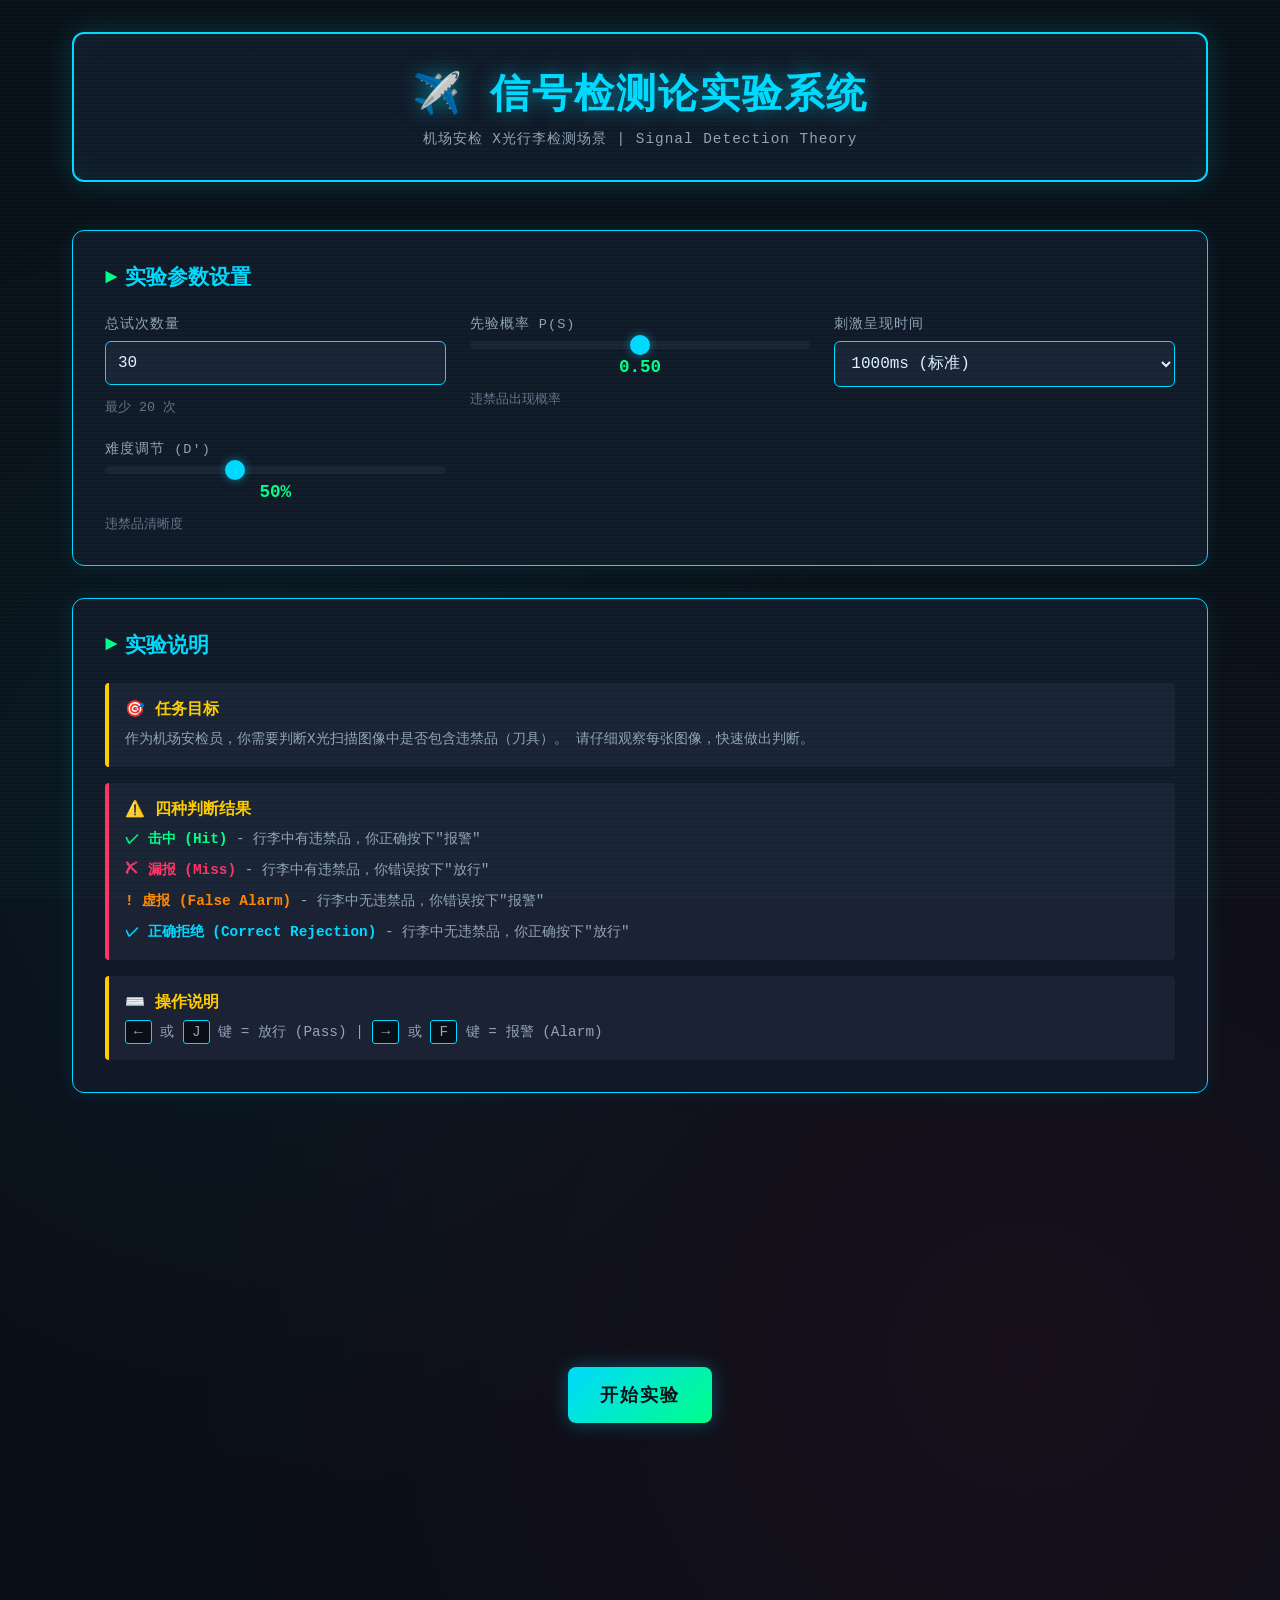
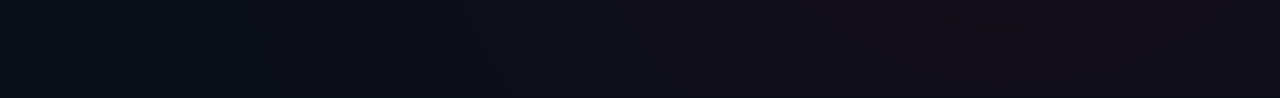
<file: index.html>
<!DOCTYPE html>
<html lang="zh-CN">
<head>
    <meta charset="UTF-8">
    <meta name="viewport" content="width=device-width, initial-scale=1.0">
    <title>信号检测论(SDT)实验 - 机场安检场景</title>
    <link rel="stylesheet" href="css/style.css">
    <!-- Chart.js 本地版本（避免 CDN 跨域问题） -->
    <script src="js/chart.min.js"></script>
</head>
<body>
    <div class="container">
        <!-- 头部 -->
        <header class="header">
            <h1>✈️ 信号检测论实验系统</h1>
            <div class="subtitle">机场安检 X光行李检测场景 | Signal Detection Theory</div>
        </header>

        <!-- ========== 页面1: 参数设置 ========== -->
        <div id="setupPage" class="page active">
            <div class="config-panel">
                <h2>实验参数设置</h2>

                <div class="config-grid">
                    <!-- 总试次 -->
                    <div class="form-group">
                        <label for="totalTrials">总试次数量</label>
                        <input type="number" id="totalTrials" min="20" max="100" value="30">
                        <small style="color: var(--text-dim); margin-top: 0.3rem;">最少 20 次</small>
                    </div>

                    <!-- 先验概率 P(S) -->
                    <div class="form-group">
                        <label for="priorProbability">先验概率 P(S)</label>
                        <input type="range" id="priorProbability" min="10" max="90" value="50" step="10">
                        <div class="range-value" id="priorValue">0.50</div>
                        <small style="color: var(--text-dim); margin-top: 0.3rem;">违禁品出现概率</small>
                    </div>

                    <!-- 刺激呈现时间 -->
                    <div class="form-group">
                        <label for="stimulusDuration">刺激呈现时间</label>
                        <select id="stimulusDuration">
                            <option value="500">500ms (快速)</option>
                            <option value="1000" selected>1000ms (标准)</option>
                            <option value="2000">2000ms (缓慢)</option>
                            <option value="0">无限制</option>
                        </select>
                    </div>

                    <!-- 难度调节 d' -->
                    <div class="form-group">
                        <label for="difficulty">难度调节 (d')</label>
                        <input type="range" id="difficulty" min="20" max="100" value="50" step="10">
                        <div class="range-value" id="difficultyValue">50%</div>
                        <small style="color: var(--text-dim); margin-top: 0.3rem;">违禁品清晰度</small>
                    </div>
                </div>
            </div>

            <div class="config-panel">
                <h2>实验说明</h2>
                <div class="explanation" style="margin-top: 1rem;">
                    <h3>🎯 任务目标</h3>
                    <p>
                        作为机场安检员，你需要判断X光扫描图像中是否包含违禁品（刀具）。
                        请仔细观察每张图像，快速做出判断。
                    </p>
                </div>
                <div class="explanation" style="margin-top: 1rem; border-left-color: var(--accent-red);">
                    <h3>⚠️ 四种判断结果</h3>
                    <p style="margin-bottom: 0.5rem;"><strong style="color: var(--accent-green);">✓ 击中 (Hit)</strong> - 行李中有违禁品，你正确按下"报警"</p>
                    <p style="margin-bottom: 0.5rem;"><strong style="color: var(--accent-red);">✗ 漏报 (Miss)</strong> - 行李中有违禁品，你错误按下"放行"</p>
                    <p style="margin-bottom: 0.5rem;"><strong style="color: var(--accent-orange);">! 虚报 (False Alarm)</strong> - 行李中无违禁品，你错误按下"报警"</p>
                    <p><strong style="color: var(--accent-cyan);">✓ 正确拒绝 (Correct Rejection)</strong> - 行李中无违禁品，你正确按下"放行"</p>
                </div>
                <div class="explanation" style="margin-top: 1rem; border-left-color: var(--accent-yellow);">
                    <h3>⌨️ 操作说明</h3>
                    <p>
                        <kbd style="background: var(--bg-primary); padding: 0.2rem 0.5rem; border: 1px solid var(--accent-cyan); border-radius: 3px;">←</kbd> 或
                        <kbd style="background: var(--bg-primary); padding: 0.2rem 0.5rem; border: 1px solid var(--accent-cyan); border-radius: 3px;">J</kbd> 键 = 放行 (Pass) |
                        <kbd style="background: var(--bg-primary); padding: 0.2rem 0.5rem; border: 1px solid var(--accent-cyan); border-radius: 3px;">→</kbd> 或
                        <kbd style="background: var(--bg-primary); padding: 0.2rem 0.5rem; border: 1px solid var(--accent-cyan); border-radius: 3px;">F</kbd> 键 = 报警 (Alarm)
                    </p>
                </div>
            </div>

            <div class="center-container">
                <button id="startBtn" class="btn">开始实验</button>
            </div>
        </div>

        <!-- ========== 页面2: 游戏界面 ========== -->
        <div id="gamePage" class="page">
            <div class="game-header">
                <div>
                    <div style="color: var(--text-secondary); font-size: 0.85rem; margin-bottom: 0.3rem;">试次进度</div>
                    <div class="stats-display">
                        <div class="stat-item">
                            <div class="stat-value" id="progressText">0 / 30</div>
                        </div>
                    </div>
                </div>
                <div>
                    <div style="color: var(--text-secondary); font-size: 0.85rem; margin-bottom: 0.3rem;">先验概率 P(S)</div>
                    <div class="stat-value" id="currentPrior">0.50</div>
                </div>
            </div>

            <div class="progress-bar">
                <div class="progress-fill" id="progressFill" style="width: 0%"></div>
            </div>

            <div class="canvas-container">
                <canvas id="xrayCanvas" width="800" height="500"></canvas>
                <div class="overlay-message" id="overlayMessage" style="display: none;"></div>
            </div>

            <div class="keyboard-hint">
                <kbd>←</kbd> / <kbd>J</kbd> 放行 (Pass) &nbsp;&nbsp;&nbsp;&nbsp; <kbd>→</kbd> / <kbd>F</kbd> 报警 (Alarm)
            </div>

            <div class="controls">
                <button id="passBtn" class="control-btn pass">🟢 放行</button>
                <button id="alarmBtn" class="control-btn alarm">🔴 报警</button>
            </div>
        </div>

        <!-- ========== 页面3: 结果展示 ========== -->
        <div id="resultsPage" class="page">
            <div class="results-container">
                <!-- 基本结果统计 -->
                <div class="results-section">
                    <h2>实验结果统计</h2>

                    <table class="results-table">
                        <thead>
                            <tr>
                                <th>结果类型</th>
                                <th>次数</th>
                                <th>概率</th>
                                <th>说明</th>
                            </tr>
                        </thead>
                        <tbody>
                            <tr>
                                <td style="color: var(--accent-green);"><strong>击中 (Hit)</strong></td>
                                <td id="hitCount">0</td>
                                <td id="pHit">0%</td>
                                <td>有违禁品 → 报警</td>
                            </tr>
                            <tr>
                                <td style="color: var(--accent-red);"><strong>漏报 (Miss)</strong></td>
                                <td id="missCount">0</td>
                                <td>-</td>
                                <td>有违禁品 → 放行</td>
                            </tr>
                            <tr>
                                <td style="color: var(--accent-orange);"><strong>虚报 (FA)</strong></td>
                                <td id="faCount">0</td>
                                <td id="pFA">0%</td>
                                <td>无违禁品 → 报警</td>
                            </tr>
                            <tr>
                                <td style="color: var(--accent-cyan);"><strong>正确拒绝 (CR)</strong></td>
                                <td id="crCount">0</td>
                                <td>-</td>
                                <td>无违禁品 → 放行</td>
                            </tr>
                        </tbody>
                    </table>

                    <div class="metrics-grid">
                        <div class="metric-card">
                            <div class="metric-label">准确率</div>
                            <div class="metric-value" id="accuracy">0%</div>
                            <div class="metric-unit">正确判断的试次</div>
                        </div>
                    </div>
                </div>

                <!-- SDT核心指标 -->
                <div class="results-section">
                    <h2>信号检测论核心指标</h2>

                    <div class="metrics-grid">
                        <div class="metric-card highlight">
                            <div class="metric-label">敏感性 d'</div>
                            <div class="metric-value" id="dPrime">0.000</div>
                            <div class="metric-unit">区分信号与噪音的能力</div>
                        </div>
                        <div class="metric-card highlight">
                            <div class="metric-label">判断标准 c</div>
                            <div class="metric-value" id="criterion">0.000</div>
                            <div class="metric-unit">反应倾向 (负=宽松, 正=严格)</div>
                        </div>
                    </div>

                    <div class="explanation">
                        <h3>📊 指标解读</h3>
                        <p style="margin-bottom: 0.5rem;"><strong>d' (敏感性):</strong> 值越大表示你区分违禁品和普通行李的能力越强。d' = 0 表示随机猜测。</p>
                        <p><strong>c (判断标准):</strong> 反映你的反应倾向。c < 0 表示宽松标准（容易报警），c > 0 表示严格标准（谨慎报警），c ≈ 0 表示中性标准。</p>
                    </div>
                </div>

                <!-- 图表展示 -->
                <div class="results-section">
                    <h2>可视化分析</h2>

                    <!-- ROC曲线 -->
                    <div style="margin-bottom: 2rem;">
                        <h3 style="color: var(--accent-cyan); margin-bottom: 1rem;">ROC 曲线 (受试者操作特性曲线)</h3>
                        <div class="chart-container">
                            <canvas id="rocChart" width="800" height="400"></canvas>
                        </div>
                        <div class="explanation" style="margin-top: 1rem;">
                            <p>ROC曲线展示了在不同判断标准下虚报率(P(FA))与击中率(P(Hit))的关系。曲线上的绿点表示你的实际工作点。曲线越靠近左上角，说明敏感性越高。</p>
                        </div>
                    </div>

                    <!-- 正态分布图 -->
                    <div>
                        <h3 style="color: var(--accent-cyan); margin-bottom: 1rem;">双正态分布模型</h3>
                        <div class="chart-container">
                            <canvas id="distChart" width="800" height="400"></canvas>
                        </div>
                        <div class="explanation" style="margin-top: 1rem;">
                            <p>展示了噪音(N, 蓝色)和信号(S, 红色)的强度分布。两条曲线之间的距离为 d'，橙色虚线表示你的判断标准 c。当 c 靠近左侧时，表示你更容易报警（宽松标准）。</p>
                        </div>
                    </div>
                </div>

                <!-- 操作按钮 -->
                <div class="center-container">
                    <button id="restartBtn" class="btn">重新实验</button>
                </div>
            </div>
        </div>
    </div>

    <!-- 脚本引入 -->
    <script src="js/math-sdt.js"></script>
    <script src="js/game.js"></script>
</body>
</html>
</file>
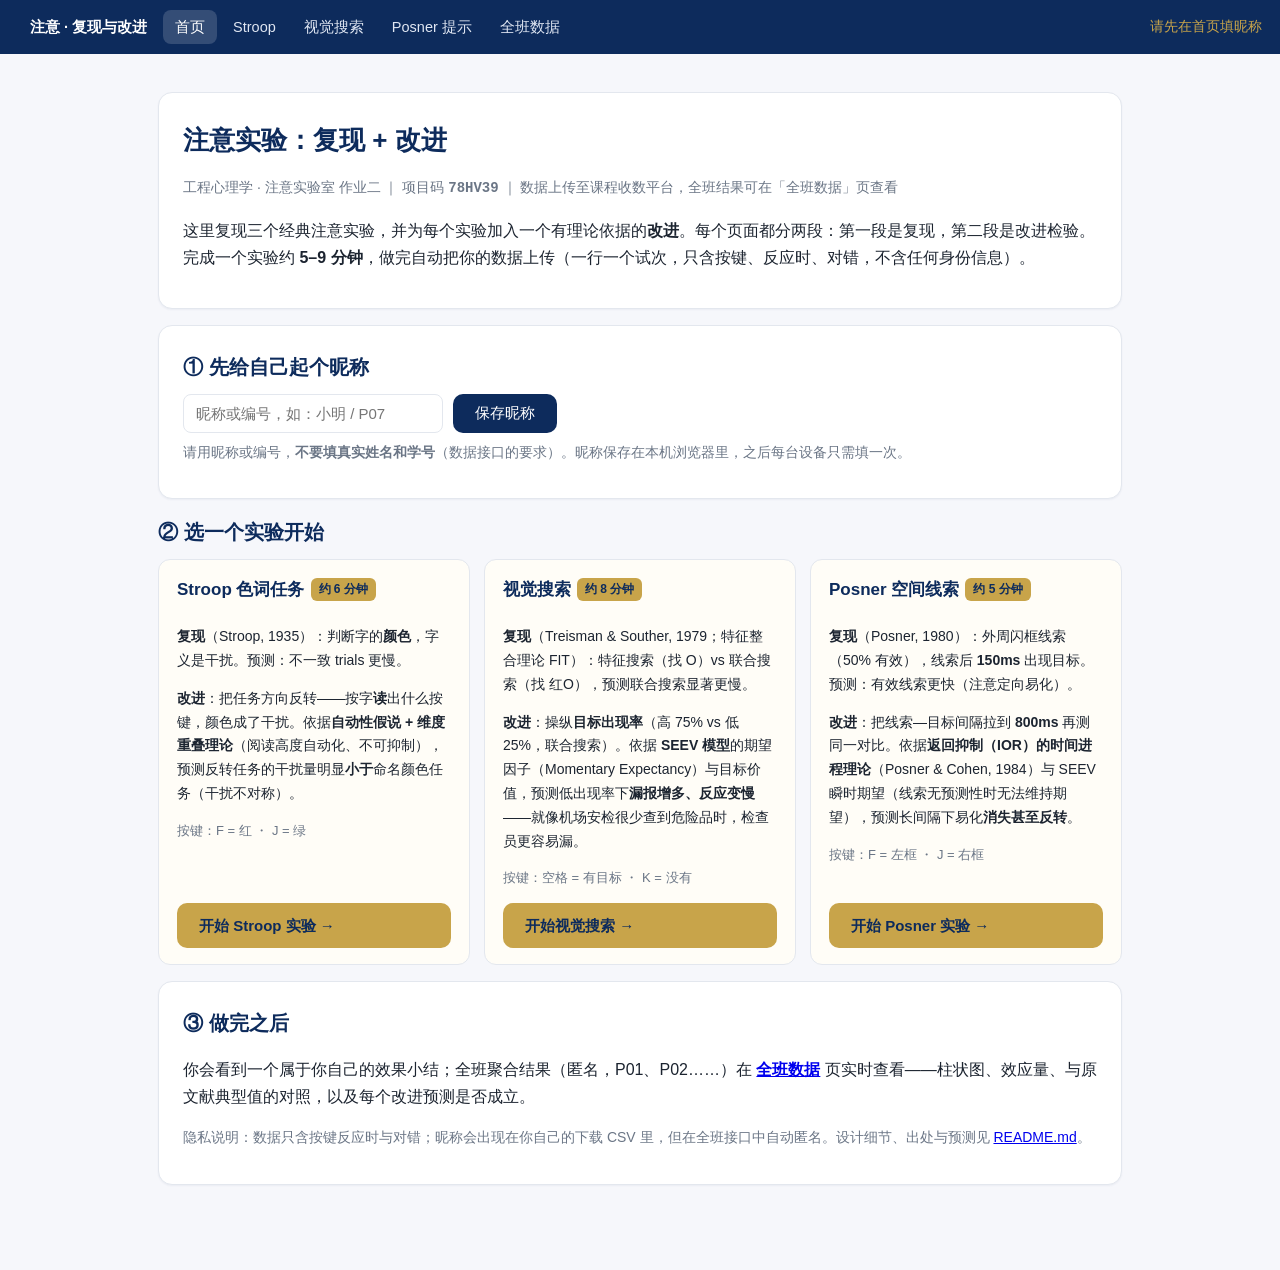
<file: attention-hw2/index.html>
<!DOCTYPE html>
<html lang="zh-CN">
<head>
<meta charset="UTF-8">
<meta name="viewport" content="width=device-width, initial-scale=1.0">
<title>注意实验：复现 + 改进 · 作业二</title>
<link rel="stylesheet" href="css/style.css">
</head>
<body>
<header class="topnav" id="topnav"></header>
<main class="wrap">

  <div class="card">
    <h1>注意实验：复现 + 改进</h1>
    <p class="muted">工程心理学 · 注意实验室 作业二 ｜ 项目码 <b style="font-family:var(--mono)">78HV39</b> ｜ 数据上传至课程收数平台，全班结果可在「全班数据」页查看</p>
    <p>这里复现三个经典注意实验，并为每个实验加入一个有理论依据的<b>改进</b>。每个页面都分两段：第一段是复现，第二段是改进检验。
       完成一个实验约 <b>5–9 分钟</b>，做完自动把你的数据上传（一行一个试次，只含按键、反应时、对错，不含任何身份信息）。</p>
  </div>

  <div class="card" id="nick-card">
    <h2>① 先给自己起个昵称</h2>
    <div style="display:flex;gap:10px;flex-wrap:wrap">
      <input class="inl" id="in-nick" placeholder="昵称或编号，如：小明 / P07" style="min-width:260px">
      <button class="btn btn-p" id="btn-nick">保存昵称</button>
    </div>
    <p class="muted" style="margin-top:8px">请用昵称或编号，<b>不要填真实姓名和学号</b>（数据接口的要求）。昵称保存在本机浏览器里，之后每台设备只需填一次。</p>
  </div>

  <h2 style="color:var(--navy)">② 选一个实验开始</h2>
  <div class="grid">

    <div class="exp">
      <h3>Stroop 色词任务<span class="tag">约 6 分钟</span></h3>
      <div class="grow">
        <p style="font-size:14px"><b>复现</b>（Stroop, 1935）：判断字的<b>颜色</b>，字义是干扰。预测：不一致 trials 更慢。</p>
        <p style="font-size:14px"><b>改进</b>：把任务方向反转——按字<b>读</b>出什么按键，颜色成了干扰。依据<b>自动性假说 + 维度重叠理论</b>（阅读高度自动化、不可抑制），预测反转任务的干扰量明显<b>小于</b>命名颜色任务（干扰不对称）。</p>
        <p class="muted" style="font-size:13px">按键：F = 红 ・ J = 绿</p>
      </div>
      <a class="btn btn-gold" href="stroop.html">开始 Stroop 实验 →</a>
    </div>

    <div class="exp">
      <h3>视觉搜索<span class="tag">约 8 分钟</span></h3>
      <div class="grow">
        <p style="font-size:14px"><b>复现</b>（Treisman &amp; Souther, 1979；特征整合理论 FIT）：特征搜索（找 O）vs 联合搜索（找 红O），预测联合搜索显著更慢。</p>
        <p style="font-size:14px"><b>改进</b>：操纵<b>目标出现率</b>（高 75% vs 低 25%，联合搜索）。依据 <b>SEEV 模型</b>的期望因子（Momentary Expectancy）与目标价值，预测低出现率下<b>漏报增多、反应变慢</b>——就像机场安检很少查到危险品时，检查员更容易漏。</p>
        <p class="muted" style="font-size:13px">按键：空格 = 有目标 ・ K = 没有</p>
      </div>
      <a class="btn btn-gold" href="search.html">开始视觉搜索 →</a>
    </div>

    <div class="exp">
      <h3>Posner 空间线索<span class="tag">约 5 分钟</span></h3>
      <div class="grow">
        <p style="font-size:14px"><b>复现</b>（Posner, 1980）：外周闪框线索（50% 有效），线索后 <b>150ms</b> 出现目标。预测：有效线索更快（注意定向易化）。</p>
        <p style="font-size:14px"><b>改进</b>：把线索—目标间隔拉到 <b>800ms</b> 再测同一对比。依据<b>返回抑制（IOR）的时间进程理论</b>（Posner &amp; Cohen, 1984）与 SEEV 瞬时期望（线索无预测性时无法维持期望），预测长间隔下易化<b>消失甚至反转</b>。</p>
        <p class="muted" style="font-size:13px">按键：F = 左框 ・ J = 右框</p>
      </div>
      <a class="btn btn-gold" href="posner.html">开始 Posner 实验 →</a>
    </div>
  </div>

  <div class="card">
    <h2>③ 做完之后</h2>
    <p>你会看到一个属于你自己的效果小结；全班聚合结果（匿名，P01、P02……）在
      <a href="analysis.html"><b>全班数据</b></a> 页实时查看——柱状图、效应量、与原文献典型值的对照，以及每个改进预测是否成立。</p>
    <p class="muted">隐私说明：数据只含按键反应时与对错；昵称会出现在你自己的下载 CSV 里，但在全班接口中自动匿名。设计细节、出处与预测见 <a href="README.md">README.md</a>。</p>
  </div>

</main>
<script src="js/lab.js"></script>
<script src="js/home.js"></script>
</body>
</html>
</file>
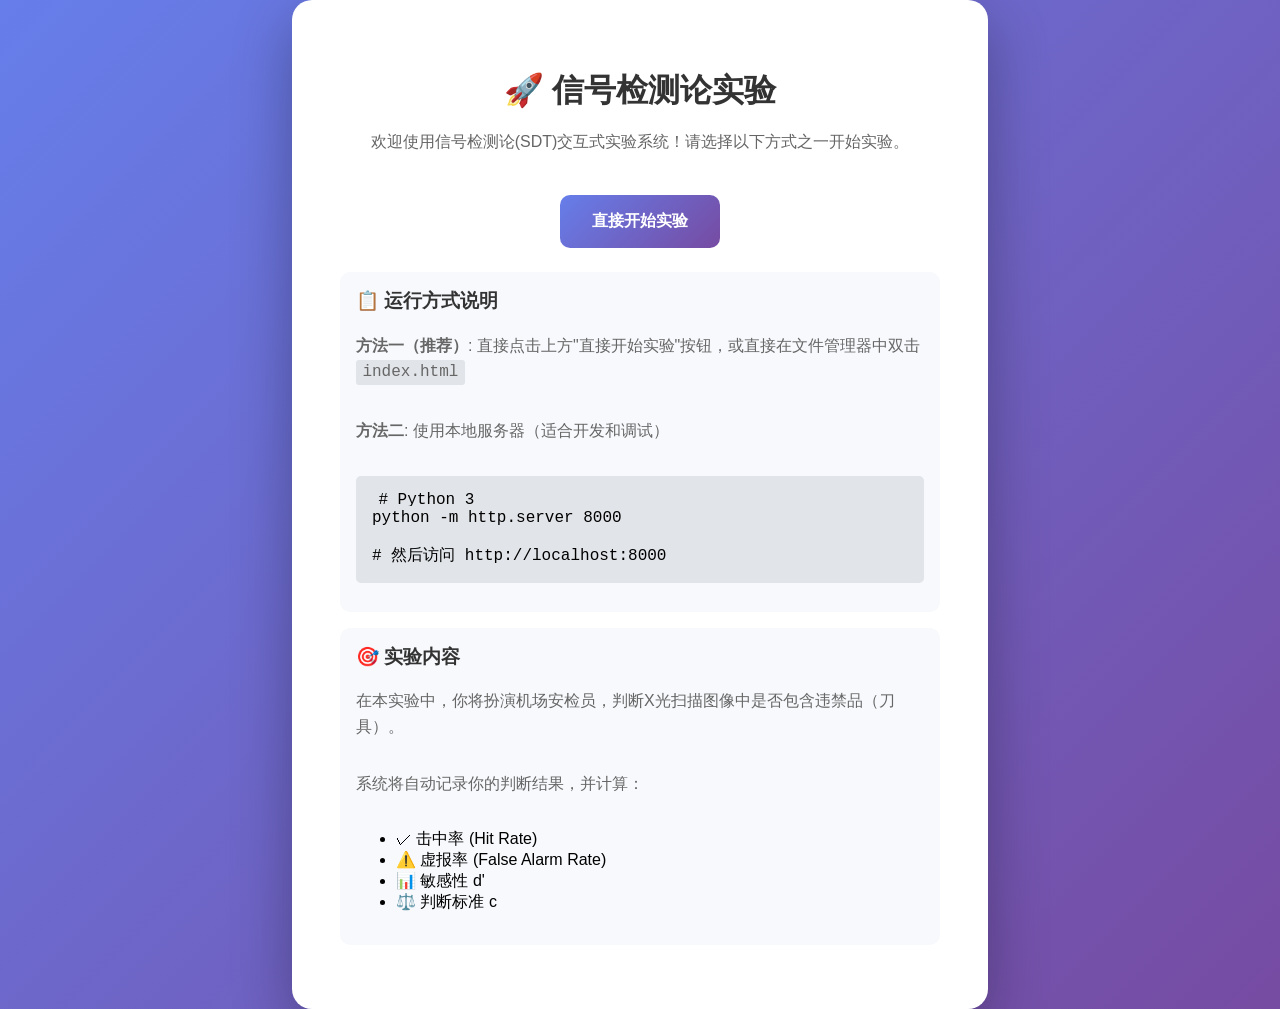
<file: start.html>
<!DOCTYPE html>
<html lang="zh-CN">
<head>
    <meta charset="UTF-8">
    <meta name="viewport" content="width=device-width, initial-scale=1.0">
    <title>SDT实验 - 快速启动</title>
    <style>
        body {
            font-family: 'Segoe UI', Tahoma, Geneva, Verdana, sans-serif;
            display: flex;
            justify-content: center;
            align-items: center;
            min-height: 100vh;
            margin: 0;
            background: linear-gradient(135deg, #667eea 0%, #764ba2 100%);
        }
        .container {
            text-align: center;
            background: white;
            padding: 3rem;
            border-radius: 20px;
            box-shadow: 0 20px 60px rgba(0,0,0,0.3);
            max-width: 600px;
        }
        h1 {
            color: #333;
            margin-bottom: 1rem;
        }
        p {
            color: #666;
            line-height: 1.6;
            margin-bottom: 2rem;
        }
        .btn {
            display: inline-block;
            background: linear-gradient(135deg, #667eea 0%, #764ba2 100%);
            color: white;
            padding: 1rem 2rem;
            border-radius: 10px;
            text-decoration: none;
            font-weight: bold;
            transition: transform 0.3s ease;
            margin: 0.5rem;
        }
        .btn:hover {
            transform: translateY(-3px);
            box-shadow: 0 10px 30px rgba(0,0,0,0.2);
        }
        .info {
            background: #f7f9fc;
            padding: 1rem;
            border-radius: 10px;
            margin: 1rem 0;
            text-align: left;
        }
        .info h3 {
            color: #333;
            margin-top: 0;
        }
        code {
            background: #e1e4e8;
            padding: 0.2rem 0.4rem;
            border-radius: 3px;
            font-family: 'Courier New', monospace;
        }
    </style>
</head>
<body>
    <div class="container">
        <h1>🚀 信号检测论实验</h1>
        <p>欢迎使用信号检测论(SDT)交互式实验系统！请选择以下方式之一开始实验。</p>

        <a href="index.html" class="btn">直接开始实验</a>

        <div class="info">
            <h3>📋 运行方式说明</h3>
            <p><strong>方法一（推荐）</strong>: 直接点击上方"直接开始实验"按钮，或直接在文件管理器中双击 <code>index.html</code></p>
            <p><strong>方法二</strong>: 使用本地服务器（适合开发和调试）</p>
            <pre style="background: #e1e4e8; padding: 1rem; border-radius: 5px; overflow-x: auto;"><code># Python 3
python -m http.server 8000

# 然后访问 http://localhost:8000</code></pre>
        </div>

        <div class="info">
            <h3>🎯 实验内容</h3>
            <p>在本实验中，你将扮演机场安检员，判断X光扫描图像中是否包含违禁品（刀具）。</p>
            <p>系统将自动记录你的判断结果，并计算：</p>
            <ul style="text-align: left;">
                <li>✓ 击中率 (Hit Rate)</li>
                <li>⚠️ 虚报率 (False Alarm Rate)</li>
                <li>📊 敏感性 d'</li>
                <li>⚖️ 判断标准 c</li>
            </ul>
        </div>
    </div>
</body>
</html>
</file>
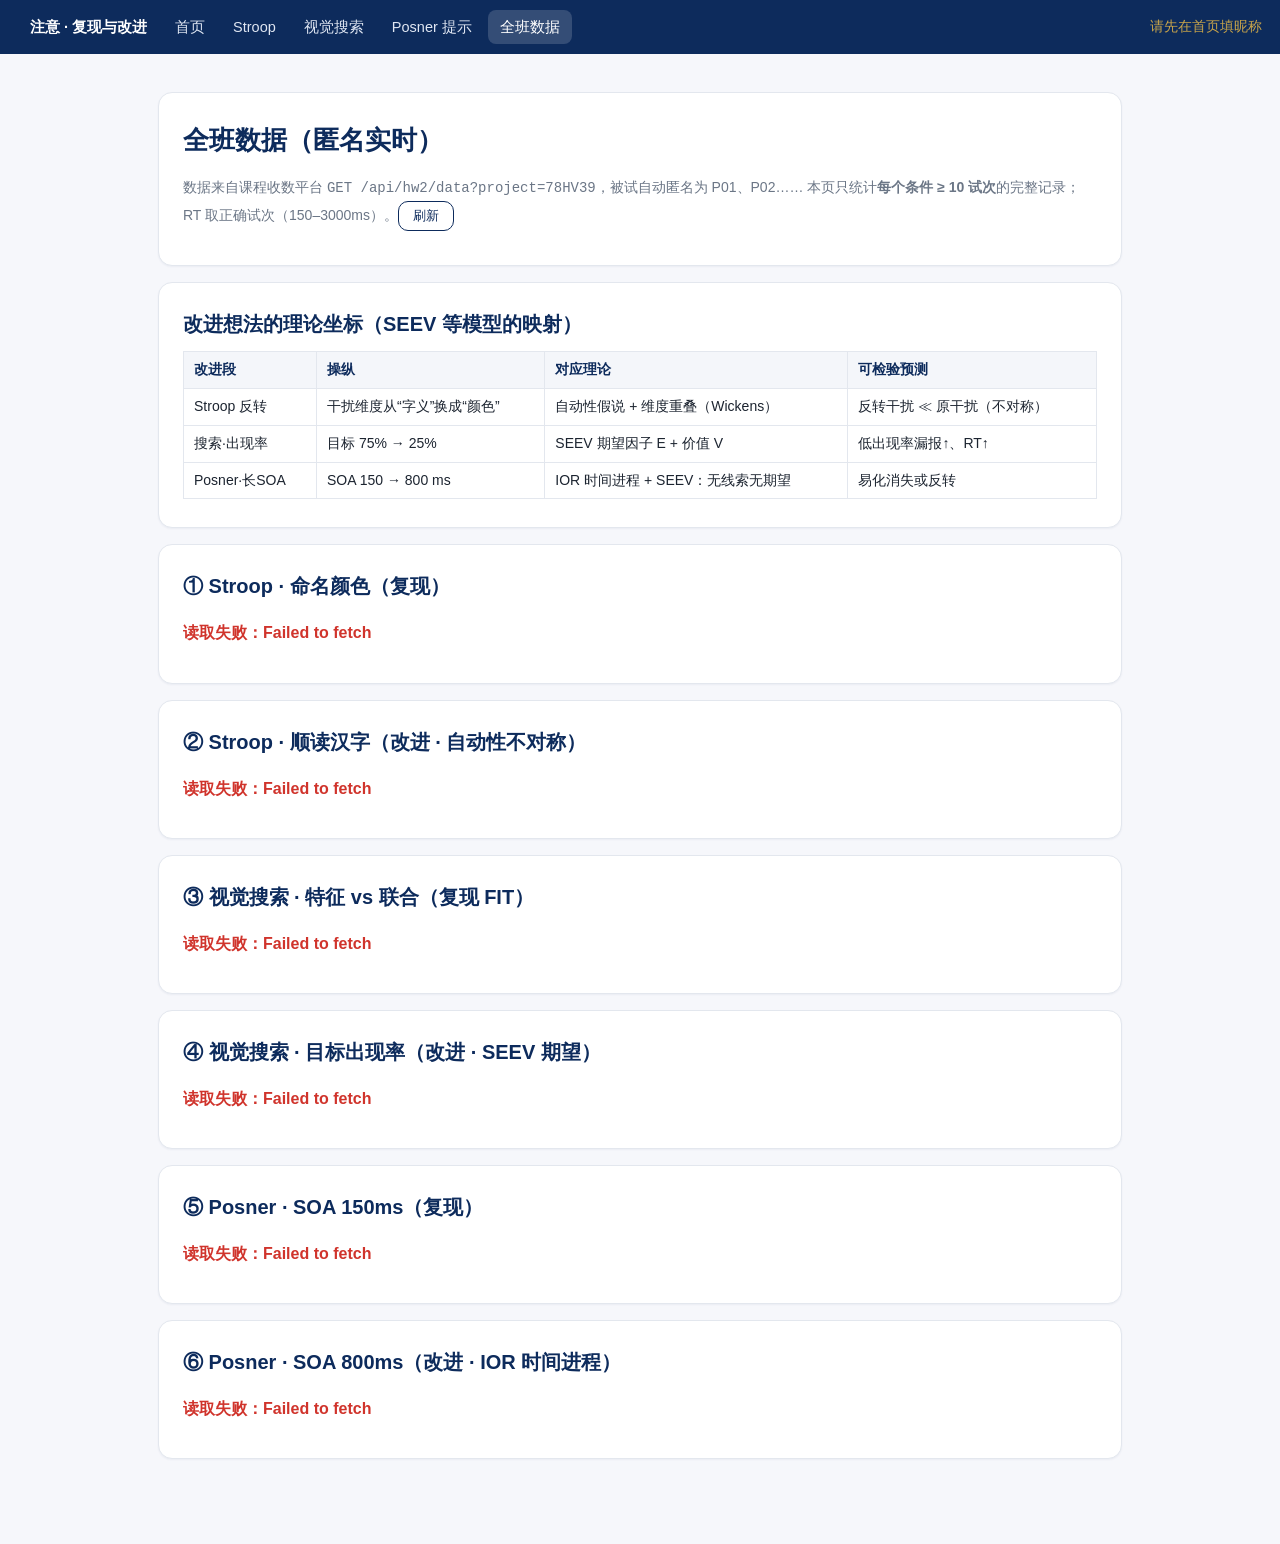
<file: attention-hw2/analysis.html>
<!DOCTYPE html>
<html lang="zh-CN">
<head>
<meta charset="UTF-8">
<meta name="viewport" content="width=device-width, initial-scale=1.0">
<title>全班数据 · 效应分析与预测检验</title>
<link rel="stylesheet" href="css/style.css">
</head>
<body>
<header class="topnav" id="topnav"></header>
<main class="wrap">
  <div class="card">
    <h1>全班数据（匿名实时）</h1>
    <p class="muted">数据来自课程收数平台 <code>GET /api/hw2/data?project=78HV39</code>，被试自动匿名为 P01、P02……
       本页只统计<b>每个条件 ≥ 10 试次</b>的完整记录；RT 取正确试次（150–3000ms）。<button class="btn btn-o btn-s" onclick="location.reload()">刷新</button></p>
  </div>

  <div class="card">
    <h2>改进想法的理论坐标（SEEV 等模型的映射）</h2>
    <table class="st">
      <tr><th class="l">改进段</th><th class="l">操纵</th><th class="l">对应理论</th><th class="l">可检验预测</th></tr>
      <tr><td class="l">Stroop 反转</td><td class="l">干扰维度从“字义”换成“颜色”</td><td class="l">自动性假说 + 维度重叠（Wickens）</td><td class="l">反转干扰 ≪ 原干扰（不对称）</td></tr>
      <tr><td class="l">搜索·出现率</td><td class="l">目标 75% → 25%</td><td class="l">SEEV 期望因子 E + 价值 V</td><td class="l">低出现率漏报↑、RT↑</td></tr>
      <tr><td class="l">Posner·长SOA</td><td class="l">SOA 150 → 800 ms</td><td class="l">IOR 时间进程 + SEEV：无线索无期望</td><td class="l">易化消失或反转</td></tr>
    </table>
  </div>

  <div id="secs"><p class="muted">正在读取全班数据……</p></div>
</main>
<script src="js/lab.js"></script>
<script src="js/analysis.js"></script>
</body>
</html>
</file>
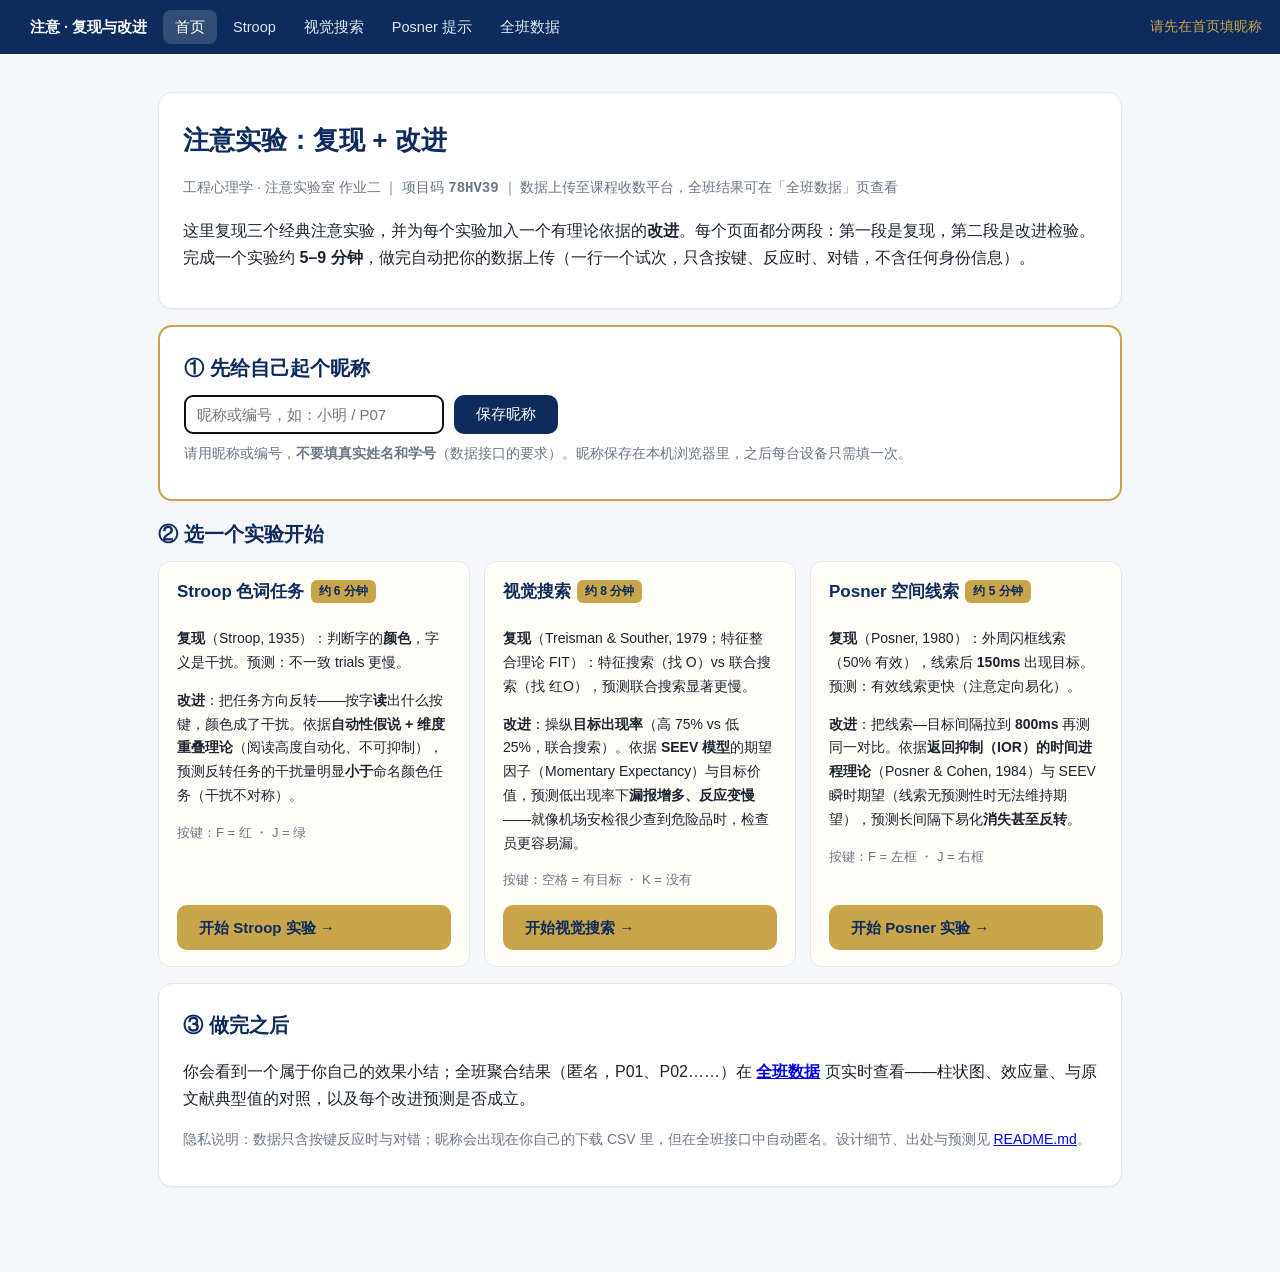
<file: attention-hw2/posner.html>
<!DOCTYPE html>
<html lang="zh-CN">
<head>
<meta charset="UTF-8">
<meta name="viewport" content="width=device-width, initial-scale=1.0">
<title>实验三 · Posner 空间线索：复现 + IOR 时间进程改进</title>
<link rel="stylesheet" href="css/style.css">
</head>
<body>
<header class="topnav" id="topnav"></header>
<main class="wrap">
  <div id="app"></div>
  <div id="play" style="display:none">
    <h2 id="blocktitle"></h2>
    <div class="pbar"><i id="pfill"></i></div>
    <div class="muted" id="plabel"></div>
    <div class="stage" id="stage"></div>
  </div>
</main>
<script src="js/lab.js"></script>
<script src="js/posner.js"></script>
</body>
</html>
</file>
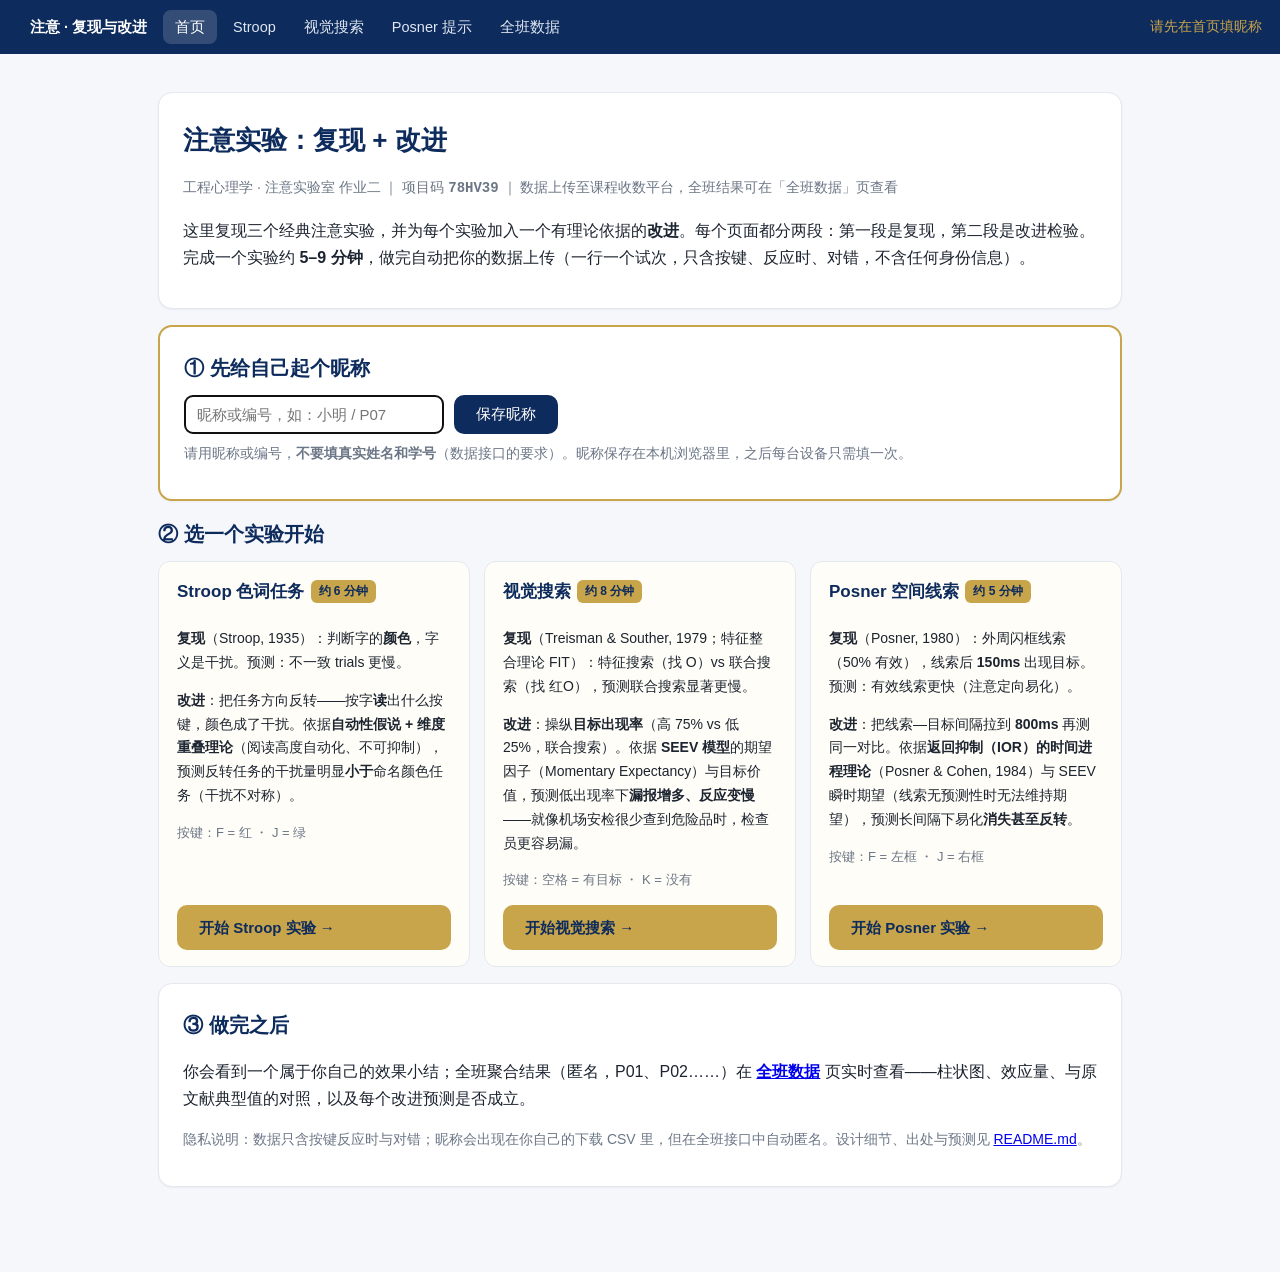
<file: attention-hw2/search.html>
<!DOCTYPE html>
<html lang="zh-CN">
<head>
<meta charset="UTF-8">
<meta name="viewport" content="width=device-width, initial-scale=1.0">
<title>实验二 · 视觉搜索：特征/联合 + 出现率改进</title>
<link rel="stylesheet" href="css/style.css">
</head>
<body>
<header class="topnav" id="topnav"></header>
<main class="wrap">
  <div id="app"></div>
  <div id="play" style="display:none">
    <h2 id="blocktitle"></h2>
    <div class="pbar"><i id="pfill"></i></div>
    <div class="muted" id="plabel"></div>
    <div class="stage" id="stage"></div>
  </div>
</main>
<script src="js/lab.js"></script>
<script src="js/search.js"></script>
</body>
</html>
</file>
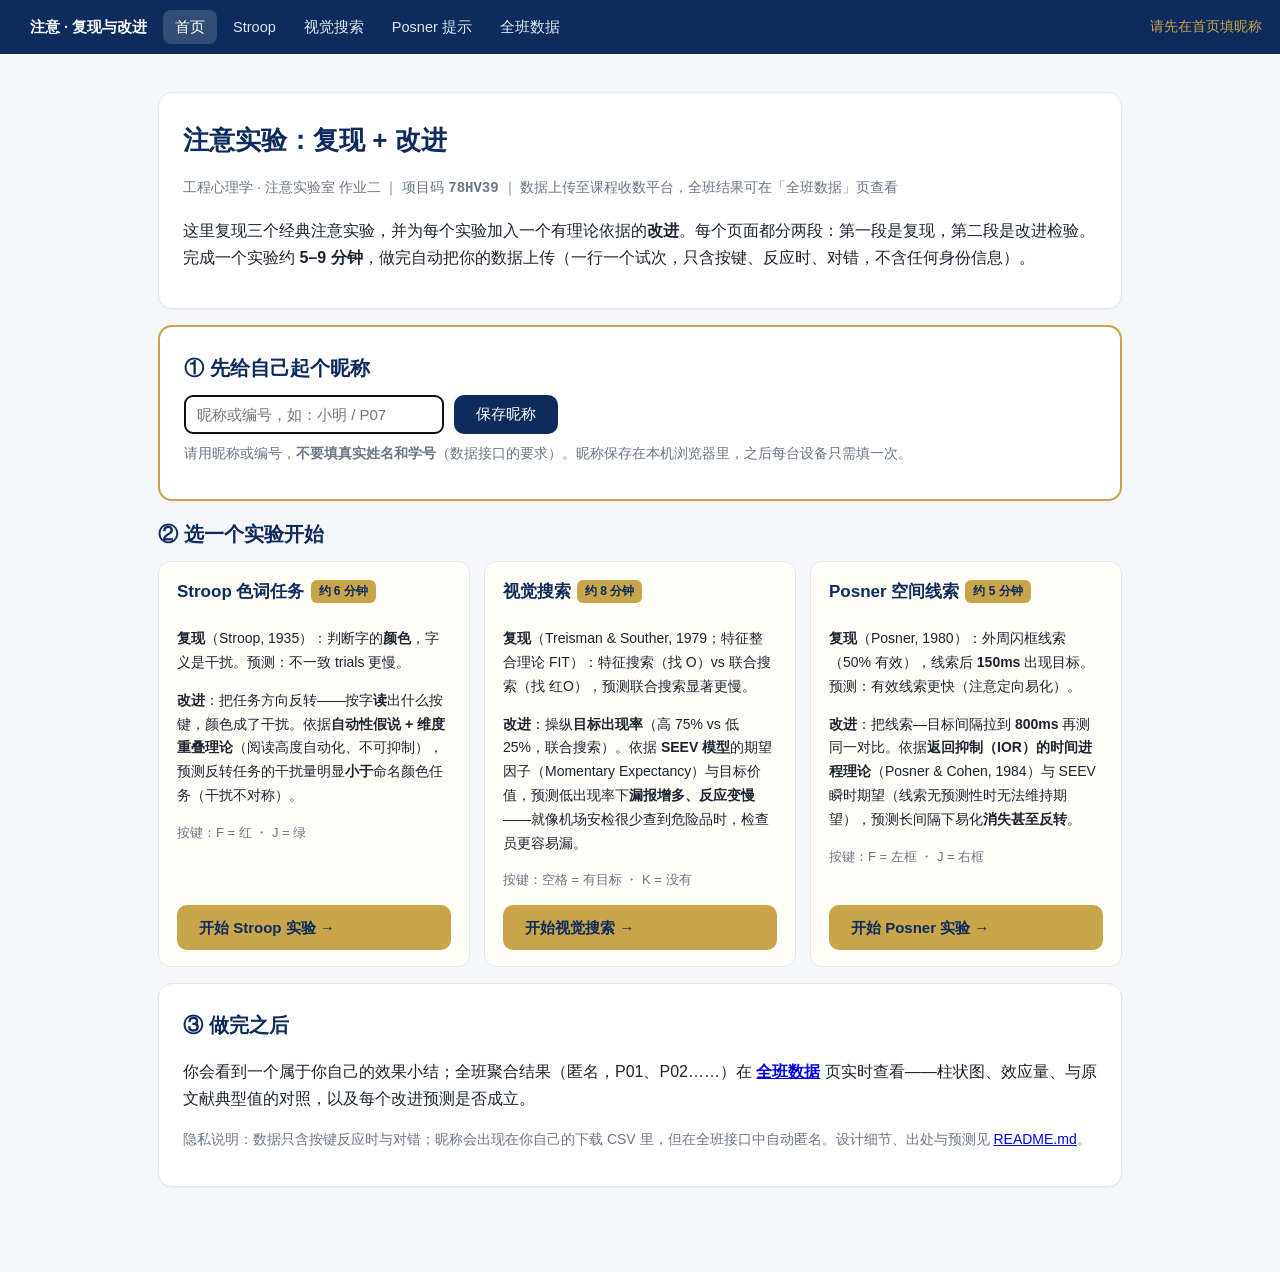
<file: attention-hw2/stroop.html>
<!DOCTYPE html>
<html lang="zh-CN">
<head>
<meta charset="UTF-8">
<meta name="viewport" content="width=device-width, initial-scale=1.0">
<title>实验一 · Stroop 色词：复现 + 反转改进</title>
<link rel="stylesheet" href="css/style.css">
</head>
<body>
<header class="topnav" id="topnav"></header>
<main class="wrap">
  <div id="app"></div>
  <div id="play" style="display:none">
    <h2 id="blocktitle"></h2>
    <div class="pbar"><i id="pfill"></i></div>
    <div class="muted" id="plabel"></div>
    <div class="stage" id="stage"></div>
  </div>
</main>
<script src="js/lab.js"></script>
<script src="js/stroop.js"></script>
</body>
</html>
</file>
<file: css/style.css>
/**
 * 机场安检工作站 - 信号检测论实验样式
 * 采用暗黑科技风格，营造专业安检终端氛围
 */

:root {
    --bg-primary: #0a0e17;
    --bg-secondary: #111827;
    --bg-tertiary: #1a2234;
    --accent-cyan: #00d9ff;
    --accent-green: #00ff88;
    --accent-red: #ff3366;
    --accent-orange: #ff8800;
    --accent-yellow: #ffcc00;
    --text-primary: #e0f2fe;
    --text-secondary: #94a3b8;
    --text-dim: #64748b;
    --border-glow: rgba(0, 217, 255, 0.3);
    --scan-line: rgba(0, 255, 136, 0.1);
}

* {
    margin: 0;
    padding: 0;
    box-sizing: border-box;
}

body {
    font-family: 'JetBrains Mono', 'Fira Code', 'Consolas', monospace;
    background: var(--bg-primary);
    color: var(--text-primary);
    min-height: 100vh;
    overflow-x: hidden;
    background-image:
        radial-gradient(circle at 20% 50%, rgba(0, 217, 255, 0.05) 0%, transparent 50%),
        radial-gradient(circle at 80% 80%, rgba(255, 51, 102, 0.05) 0%, transparent 50%);
}

/* 扫描线效果 */
body::before {
    content: '';
    position: fixed;
    top: 0;
    left: 0;
    width: 100%;
    height: 100%;
    background: repeating-linear-gradient(
        0deg,
        transparent,
        transparent 2px,
        var(--scan-line) 2px,
        var(--scan-line) 4px
    );
    pointer-events: none;
    z-index: 1000;
    opacity: 0.3;
}

.container {
    max-width: 1200px;
    margin: 0 auto;
    padding: 2rem;
    position: relative;
}

/* 头部样式 */
.header {
    text-align: center;
    margin-bottom: 3rem;
    padding: 2rem;
    border: 2px solid var(--accent-cyan);
    border-radius: 12px;
    background: var(--bg-secondary);
    box-shadow:
        0 0 30px rgba(0, 217, 255, 0.2),
        inset 0 0 30px rgba(0, 217, 255, 0.05);
    position: relative;
    overflow: hidden;
}

.header::before {
    content: '';
    position: absolute;
    top: 0;
    left: -100%;
    width: 100%;
    height: 100%;
    background: linear-gradient(
        90deg,
        transparent,
        rgba(0, 217, 255, 0.1),
        transparent
    );
    animation: scan 3s linear infinite;
}

@keyframes scan {
    0% { left: -100%; }
    100% { left: 100%; }
}

.header h1 {
    font-size: 2.5rem;
    color: var(--accent-cyan);
    text-shadow: 0 0 20px rgba(0, 217, 255, 0.5);
    letter-spacing: 2px;
    margin-bottom: 0.5rem;
}

.header .subtitle {
    color: var(--text-secondary);
    font-size: 0.9rem;
    letter-spacing: 1px;
}

/* 页面切换 */
.page {
    display: none;
    animation: fadeIn 0.5s ease-in;
}

.page.active {
    display: block;
}

@keyframes fadeIn {
    from {
        opacity: 0;
        transform: translateY(20px);
    }
    to {
        opacity: 1;
        transform: translateY(0);
    }
}

/* 配置面板 */
.config-panel {
    background: var(--bg-secondary);
    border: 1px solid var(--accent-cyan);
    border-radius: 12px;
    padding: 2rem;
    margin-bottom: 2rem;
    box-shadow: 0 0 20px rgba(0, 217, 255, 0.1);
}

.config-panel h2 {
    color: var(--accent-cyan);
    margin-bottom: 1.5rem;
    font-size: 1.3rem;
    display: flex;
    align-items: center;
    gap: 0.5rem;
}

.config-panel h2::before {
    content: '►';
    color: var(--accent-green);
}

.config-grid {
    display: grid;
    grid-template-columns: repeat(auto-fit, minmax(280px, 1fr));
    gap: 1.5rem;
}

.form-group {
    display: flex;
    flex-direction: column;
    gap: 0.5rem;
}

.form-group label {
    color: var(--text-secondary);
    font-size: 0.85rem;
    text-transform: uppercase;
    letter-spacing: 1px;
}

.form-group input[type="number"],
.form-group select {
    background: var(--bg-tertiary);
    border: 1px solid var(--accent-cyan);
    color: var(--text-primary);
    padding: 0.75rem;
    border-radius: 6px;
    font-family: inherit;
    font-size: 1rem;
    transition: all 0.3s ease;
}

.form-group input[type="number"]:focus,
.form-group select:focus {
    outline: none;
    box-shadow: 0 0 15px rgba(0, 217, 255, 0.3);
    border-color: var(--accent-green);
}

.form-group input[type="range"] {
    -webkit-appearance: none;
    height: 8px;
    background: var(--bg-tertiary);
    border-radius: 4px;
    outline: none;
}

.form-group input[type="range"]::-webkit-slider-thumb {
    -webkit-appearance: none;
    width: 20px;
    height: 20px;
    background: var(--accent-cyan);
    border-radius: 50%;
    cursor: pointer;
    box-shadow: 0 0 10px rgba(0, 217, 255, 0.5);
}

.form-group input[type="range"]::-moz-range-thumb {
    width: 20px;
    height: 20px;
    background: var(--accent-cyan);
    border-radius: 50%;
    cursor: pointer;
    border: none;
    box-shadow: 0 0 10px rgba(0, 217, 255, 0.5);
}

.range-value {
    color: var(--accent-green);
    font-weight: bold;
    text-align: center;
    font-size: 1.1rem;
}

/* 按钮样式 */
.btn {
    background: linear-gradient(135deg, var(--accent-cyan), var(--accent-green));
    color: var(--bg-primary);
    border: none;
    padding: 1rem 2rem;
    font-size: 1.1rem;
    font-weight: bold;
    border-radius: 8px;
    cursor: pointer;
    transition: all 0.3s ease;
    text-transform: uppercase;
    letter-spacing: 2px;
    box-shadow: 0 0 20px rgba(0, 217, 255, 0.3);
    position: relative;
    overflow: hidden;
}

.btn::before {
    content: '';
    position: absolute;
    top: 0;
    left: -100%;
    width: 100%;
    height: 100%;
    background: linear-gradient(
        90deg,
        transparent,
        rgba(255, 255, 255, 0.3),
        transparent
    );
    transition: left 0.5s ease;
}

.btn:hover::before {
    left: 100%;
}

.btn:hover {
    transform: translateY(-2px);
    box-shadow: 0 0 30px rgba(0, 217, 255, 0.5);
}

.btn:active {
    transform: translateY(0);
}

.btn-secondary {
    background: var(--bg-tertiary);
    color: var(--accent-cyan);
    border: 2px solid var(--accent-cyan);
}

.btn-danger {
    background: linear-gradient(135deg, var(--accent-red), var(--accent-orange));
    color: white;
}

/* 游戏界面 */
.game-header {
    display: flex;
    justify-content: space-between;
    align-items: center;
    margin-bottom: 1.5rem;
    padding: 1rem;
    background: var(--bg-secondary);
    border: 1px solid var(--accent-cyan);
    border-radius: 8px;
}

.stats-display {
    display: flex;
    gap: 2rem;
    font-size: 0.9rem;
}

.stat-item {
    display: flex;
    flex-direction: column;
    align-items: center;
}

.stat-label {
    color: var(--text-dim);
    font-size: 0.75rem;
    text-transform: uppercase;
    letter-spacing: 1px;
}

.stat-value {
    color: var(--accent-green);
    font-size: 1.3rem;
    font-weight: bold;
}

.canvas-container {
    background: var(--bg-secondary);
    border: 2px solid var(--accent-cyan);
    border-radius: 12px;
    padding: 1rem;
    margin-bottom: 2rem;
    box-shadow: 0 0 30px rgba(0, 217, 255, 0.2);
    display: flex;
    justify-content: center;
    align-items: center;
    min-height: 500px;
    position: relative;
}

.canvas-container canvas {
    background: #000;
    border-radius: 8px;
    max-width: 100%;
    box-shadow: 0 0 50px rgba(0, 0, 0, 0.8);
}

/* 提示信息覆盖层 */
.overlay-message {
    position: absolute;
    top: 50%;
    left: 50%;
    transform: translate(-50%, -50%);
    font-size: 2rem;
    color: var(--accent-cyan);
    text-shadow: 0 0 30px rgba(0, 217, 255, 0.8);
    font-weight: bold;
    text-align: center;
    pointer-events: none;
    animation: pulse 1s ease-in-out infinite;
}

@keyframes pulse {
    0%, 100% { opacity: 1; transform: translate(-50%, -50%) scale(1); }
    50% { opacity: 0.7; transform: translate(-50%, -50%) scale(1.05); }
}

/* 控制按钮 */
.controls {
    display: flex;
    justify-content: center;
    gap: 2rem;
    margin-bottom: 2rem;
}

.control-btn {
    padding: 1.5rem 3rem;
    font-size: 1.3rem;
    min-width: 200px;
    border-radius: 12px;
}

.control-btn.alarm {
    background: linear-gradient(135deg, var(--accent-red), var(--accent-orange));
    box-shadow: 0 0 30px rgba(255, 51, 102, 0.3);
}

.control-btn.pass {
    background: linear-gradient(135deg, var(--accent-green), var(--accent-cyan));
    color: var(--bg-primary);
    box-shadow: 0 0 30px rgba(0, 255, 136, 0.3);
}

.control-btn:hover {
    transform: scale(1.05);
}

/* 键盘提示 */
.keyboard-hint {
    text-align: center;
    color: var(--text-dim);
    font-size: 0.85rem;
    margin-top: -1rem;
    margin-bottom: 2rem;
}

.keyboard-hint kbd {
    background: var(--bg-tertiary);
    padding: 0.3rem 0.6rem;
    border-radius: 4px;
    border: 1px solid var(--accent-cyan);
    color: var(--accent-cyan);
    font-family: inherit;
}

/* 结果页面 */
.results-container {
    display: grid;
    gap: 2rem;
}

.results-section {
    background: var(--bg-secondary);
    border: 1px solid var(--accent-cyan);
    border-radius: 12px;
    padding: 2rem;
    box-shadow: 0 0 20px rgba(0, 217, 255, 0.1);
}

.results-section h2 {
    color: var(--accent-cyan);
    margin-bottom: 1.5rem;
    font-size: 1.3rem;
    display: flex;
    align-items: center;
    gap: 0.5rem;
}

.results-section h2::before {
    content: '►';
    color: var(--accent-green);
}

/* 指标卡片 */
.metrics-grid {
    display: grid;
    grid-template-columns: repeat(auto-fit, minmax(200px, 1fr));
    gap: 1rem;
    margin-bottom: 1.5rem;
}

.metric-card {
    background: var(--bg-tertiary);
    border: 1px solid var(--accent-cyan);
    border-radius: 8px;
    padding: 1.5rem;
    text-align: center;
    transition: all 0.3s ease;
}

.metric-card:hover {
    transform: translateY(-5px);
    box-shadow: 0 0 20px rgba(0, 217, 255, 0.3);
}

.metric-card.highlight {
    border-color: var(--accent-green);
    box-shadow: 0 0 30px rgba(0, 255, 136, 0.3);
}

.metric-label {
    color: var(--text-secondary);
    font-size: 0.8rem;
    text-transform: uppercase;
    letter-spacing: 1px;
    margin-bottom: 0.5rem;
}

.metric-value {
    color: var(--accent-cyan);
    font-size: 2rem;
    font-weight: bold;
    margin-bottom: 0.3rem;
}

.metric-card.highlight .metric-value {
    color: var(--accent-green);
}

.metric-unit {
    color: var(--text-dim);
    font-size: 0.75rem;
}

/* 结果表格 */
.results-table {
    width: 100%;
    border-collapse: collapse;
    margin-bottom: 1.5rem;
}

.results-table th,
.results-table td {
    padding: 1rem;
    text-align: center;
    border: 1px solid var(--accent-cyan);
}

.results-table th {
    background: var(--bg-tertiary);
    color: var(--accent-cyan);
    text-transform: uppercase;
    font-size: 0.85rem;
    letter-spacing: 1px;
}

.results-table td {
    color: var(--text-primary);
}

.results-table tr:hover td {
    background: rgba(0, 217, 255, 0.05);
}

/* 图表容器 */
.chart-container {
    position: relative;
    height: 400px;
    margin-top: 1rem;
}

/* 说明文字 */
.explanation {
    background: var(--bg-tertiary);
    border-left: 4px solid var(--accent-yellow);
    padding: 1rem;
    margin-top: 1rem;
    border-radius: 4px;
}

.explanation h3 {
    color: var(--accent-yellow);
    margin-bottom: 0.5rem;
    font-size: 1rem;
}

.explanation p {
    color: var(--text-secondary);
    line-height: 1.6;
    font-size: 0.9rem;
}

/* 中心容器 */
.center-container {
    display: flex;
    justify-content: center;
    align-items: center;
    min-height: 60vh;
}

/* 响应式设计 */
@media (max-width: 768px) {
    .container {
        padding: 1rem;
    }

    .header h1 {
        font-size: 1.8rem;
    }

    .config-grid {
        grid-template-columns: 1fr;
    }

    .controls {
        flex-direction: column;
        align-items: center;
    }

    .control-btn {
        width: 100%;
        max-width: 300px;
    }

    .game-header {
        flex-direction: column;
        gap: 1rem;
    }

    .stats-display {
        width: 100%;
        justify-content: space-around;
    }

    .metrics-grid {
        grid-template-columns: repeat(2, 1fr);
    }

    .chart-container {
        height: 300px;
    }
}

/* 进度条 */
.progress-bar {
    width: 100%;
    height: 8px;
    background: var(--bg-tertiary);
    border-radius: 4px;
    margin-bottom: 2rem;
    overflow: hidden;
}

.progress-fill {
    height: 100%;
    background: linear-gradient(90deg, var(--accent-cyan), var(--accent-green));
    transition: width 0.3s ease;
    box-shadow: 0 0 10px rgba(0, 217, 255, 0.5);
}

/* 反馈信息 */
.feedback {
    position: fixed;
    top: 2rem;
    right: 2rem;
    padding: 1rem 1.5rem;
    border-radius: 8px;
    font-weight: bold;
    animation: slideIn 0.3s ease-out;
    z-index: 1001;
}

@keyframes slideIn {
    from {
        transform: translateX(400px);
        opacity: 0;
    }
    to {
        transform: translateX(0);
        opacity: 1;
    }
}

.feedback.hit {
    background: var(--accent-green);
    color: var(--bg-primary);
}

.feedback.miss {
    background: var(--accent-red);
    color: white;
}

.feedback.cr {
    background: var(--accent-cyan);
    color: var(--bg-primary);
}

.feedback.fa {
    background: var(--accent-orange);
    color: white;
}

/* 加载动画 */
.loader {
    display: inline-block;
    width: 50px;
    height: 50px;
    border: 3px solid var(--bg-tertiary);
    border-top-color: var(--accent-cyan);
    border-radius: 50%;
    animation: spin 1s linear infinite;
}

@keyframes spin {
    to { transform: rotate(360deg); }
}
</file>
<file: attention-hw2/css/style.css>
/* 注意实验室 · 作业二：全站样式（深蓝 + 金，呼应课程站点风格） */
:root {
  --navy: #0d2b5c; --gold: #c8a44a; --ink: #1c2430; --muted: #6b7686;
  --line: #e3e7ee; --bg: #f6f7fb; --ok: #2f9e44; --bad: #d0342c;
  --mono: ui-monospace, "JetBrains Mono", Consolas, monospace;
}
* { box-sizing: border-box; }
body { margin: 0; font-family: -apple-system, "Segoe UI", "Microsoft YaHei", sans-serif; background: var(--bg); color: var(--ink); line-height: 1.7; }
.topnav { display: flex; align-items: center; gap: 4px; padding: 0 18px; height: 54px; background: var(--navy); position: sticky; top: 0; z-index: 10; }
.topnav a { color: #dfe6f2; text-decoration: none; padding: 5px 12px; border-radius: 8px; font-size: 14.5px; }
.topnav a.on { background: rgba(255,255,255,.16); color: #fff; }
.topnav a.brand { font-weight: 700; color: #fff; }
.topnav .spacer { flex: 1; }
.topnav .nick { color: var(--gold); font-size: 13.5px; }
.wrap { max-width: 1000px; margin: 0 auto; padding: 22px 18px 70px; }
.card { background: #fff; border: 1px solid var(--line); border-radius: 14px; padding: 20px 24px; margin: 16px 0; box-shadow: 0 1px 2px rgba(13,43,92,.05); }
h1 { font-size: 26px; color: var(--navy); margin: .2em 0 .3em; }
h2 { font-size: 20px; color: var(--navy); margin: .2em 0 .5em; }
.muted { color: var(--muted); font-size: 14px; }
kbd { font-family: var(--mono); background: #f0f2f7; border: 1px solid var(--line); border-bottom-width: 2px; border-radius: 6px; padding: 1px 7px; font-size: 13px; }
.btn { display: inline-block; border: none; border-radius: 10px; padding: 10px 22px; font-size: 15px; cursor: pointer; font-family: inherit; text-decoration: none; }
.btn-p { background: var(--navy); color: #fff; }
.btn-gold { background: var(--gold); color: var(--navy); font-weight: 600; }
.btn-o { background: #fff; border: 1.5px solid var(--navy); color: var(--navy); }
.btn-s { padding: 5px 14px; font-size: 13px; }
.btn[disabled] { opacity: .45; cursor: default; }
.inl { padding: 8px 12px; border: 1px solid var(--line); border-radius: 8px; font-size: 15px; font-family: inherit; }
.grid { display: grid; grid-template-columns: 1fr 1fr 1fr; gap: 14px; }
@media (max-width: 860px) { .grid { grid-template-columns: 1fr; } }
.exp { border: 1.5px solid var(--line); border-radius: 12px; padding: 16px 18px; background: #fffdf7; display: flex; flex-direction: column; }
.exp h3 { margin: 0 0 6px; color: var(--navy); font-size: 17px; }
.exp .tag { display: inline-block; background: var(--gold); color: var(--navy); font-size: 12px; border-radius: 6px; padding: 1px 8px; margin-left: 6px; vertical-align: 2px; }
.exp .grow { flex: 1; }
table.st { width: 100%; border-collapse: collapse; font-size: 14px; margin: 8px 0; }
table.st th, table.st td { border: 1px solid var(--line); padding: 6px 10px; text-align: center; }
table.st th { background: #f4f6fa; color: var(--navy); }
table.st td.l, table.st th.l { text-align: left; }

/* —— 实验舞台 —— */
#play h2 { margin-bottom: 4px; }
.pbar { height: 6px; background: var(--line); border-radius: 3px; overflow: hidden; margin: 8px 0 2px; }
.pbar i { display: block; height: 100%; width: 0; background: var(--gold); transition: width .2s; }
.stage { min-height: 380px; display: flex; align-items: center; justify-content: center; position: relative; background: #fff; border: 1px solid var(--line); border-radius: 14px; margin: 10px 0; }
.fix { font-size: 60px; color: var(--navy); font-weight: 300; }
.fb { position: absolute; right: 24px; bottom: 16px; font-size: 22px; font-weight: 800; }
.fb.ok { color: var(--ok); } .fb.bad { color: var(--bad); }
.map { position: absolute; left: 24px; bottom: 16px; color: var(--muted); font-size: 14px; }
.word { font-size: 88px; font-weight: 800; }

/* Posner */
.posner { position: relative; width: 580px; height: 220px; }
.box { position: absolute; top: 55px; width: 110px; height: 110px; border: 3px solid #9aa4b2; border-radius: 10px; }
.box.l { left: 25px; } .box.r { right: 25px; }
.box.cuing { border-color: var(--gold); border-width: 6px; }
.box .dot { position: absolute; left: 37px; top: 37px; width: 36px; height: 36px; border-radius: 50%; background: var(--navy); }
.posner .fix { position: absolute; left: 50%; top: 70px; transform: translateX(-50%); }

/* 视觉搜索 */
.searchfield { position: relative; width: 420px; height: 420px; }
.item { position: absolute; font-size: 38px; font-weight: 700; transform: translate(-50%, -50%); }

/* 说明屏 / 结果屏 */
.screen { max-width: 780px; margin: 0 auto; }
.screen h2 { color: var(--navy); }
.note { background: #f4f6fa; border-left: 4px solid var(--gold); border-radius: 8px; padding: 10px 16px; font-size: 14px; margin: 10px 0; }

/* 全班数据图 */
.abar { display: flex; align-items: center; gap: 10px; margin: 7px 0; }
.abar .lbl { width: 150px; font-size: 14px; text-align: right; color: var(--muted); }
.abar .fill { height: 26px; border-radius: 6px; background: var(--navy); min-width: 2px; }
.abar.alt .fill { background: var(--gold); }
.abar .num { font-family: var(--mono); font-size: 14px; }
.verdict { font-weight: 700; }
.verdict.yes { color: var(--ok); } .verdict.no { color: var(--bad); } .verdict.wait { color: var(--muted); font-weight: 400; }

.toast { position: fixed; bottom: 26px; left: 50%; transform: translateX(-50%); background: var(--navy); color: #fff; padding: 9px 22px; border-radius: 10px; font-size: 14px; z-index: 99; box-shadow: 0 4px 16px rgba(13,43,92,.3); }
</file>
